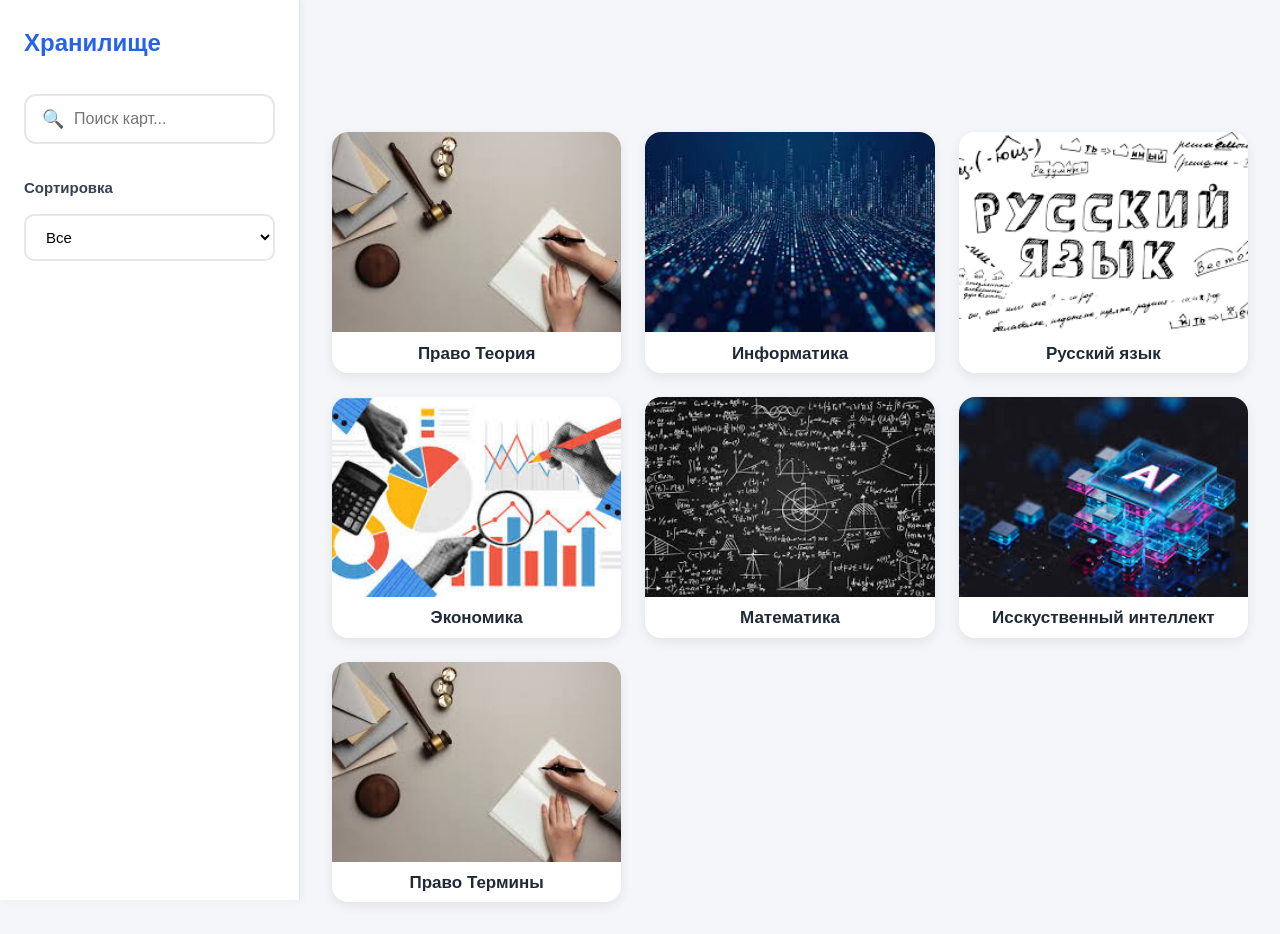
<file: index.html>
<!DOCTYPE html>
<html lang="ru">

<head>
    <meta charset="UTF-8">
    <meta name="viewport" content="width=device-width, initial-scale=1.0">
    <link rel="stylesheet" href="Assets/CSS/main.css">
    <title>Коллекция интеллект-карт</title>
</head>

<body>
    <div class="container">
        <!-- Sidebar -->
        <aside class="sidebar">
            <div class="logo">Хранилище</div>
            <!-- Поиск -->
            <div class="search-container">
                <span class="search-icon">🔍</span>
                <input type="text" class="search-input" placeholder="Поиск карт..." id="searchInput">
            </div>
            <!-- Сортировка -->
            <div class="filter-group">
                <div class="filter-title">Сортировка</div>
                <select id="sort">
                    <option value="All">Все</option>
                    <option value="Nat">Естественные</option>
                    <option value="Hum">Гуманитарные</option>
                    <option value="Oth">Другое</option>
                </select>
            </div>

        </aside>

        <!-- Main content -->
        <main class="main">
            <div class="cards-grid" id="cardsGrid">
                <!-- Карточки будут здесь -->
                <div class="card" id="0" value="Право Теория" data-category="Hum">
                    <a href="Assets/Maps/Данил Давыдов_10А_Право. Теория. СОДЕРЖАНИЕ. (2) (1).html"><img src="Assets/Img/право.png"
                            alt="Право.Теория"></a>
                    <div class="card-title">Право Теория</div>
                </div>
                <div class="card" id="1" value="Информатика" data-category="Nat">
                    <a href="Assets/Maps/V2.0_ЕГЭ по информатике и ИКТ (6).html"><img src="Assets/Img/Информатика.png"
                            alt="Информатика"></a>
                    <div class="card-title">Информатика</div>
                </div>
                <div class="card" id="2" value="Русский язык" data-category="Hum">
                    <a href="https://www.mindmeister.com/app/map/3971134932?t=gsIUDssyK8"><img src="Assets/Img/Русский.png"
                            alt="Русский"></a>
                    <div class="card-title">Русский язык</div>
                </div>
                <div class="card" id="3" value="Экономика" data-category="Hum">
                    <a href="Assets/Maps/Интеллект-карта по блоку Экономика с терминами.html"><img
                            src="Assets/Img/экономика.png" alt="Экономика"></a>
                    <div class="card-title">Экономика</div>
                </div>
                <div class="card" id="4" value="Математика" data-category="Nat">
                    <a href="Assets/Maps/Математика.html"><img src="Assets/Img/математика.png" alt="Математика"></a>
                    <div class="card-title">Математика</div>
                </div>
                <div class="card" id="5" value="Исскуственный интеллект" data-category="Oth">
                    <a href="https://clck.ru/3Tco3E"><img src="Assets/Img/ИИ.png" alt="Исскуственный интеллект"></a>
                    <div class="card-title">Исскуственный интеллект</div>
                </div>
                <div class="card" id="6" value="Право Термины" data-category="Hum">
                    <a href="Assets/Maps/Данил Давыдов_10А_ПРАВО. Термины и понятия (2).html"><img src="Assets/Img/право.png"
                            alt="Право.Практика"></a>
                    <div class="card-title">Право Термины</div>
                </div>
            </div>
        </main>
    </div>
    <script src="Assets/JS/main.js"></script>
</body>

</html>
</file>
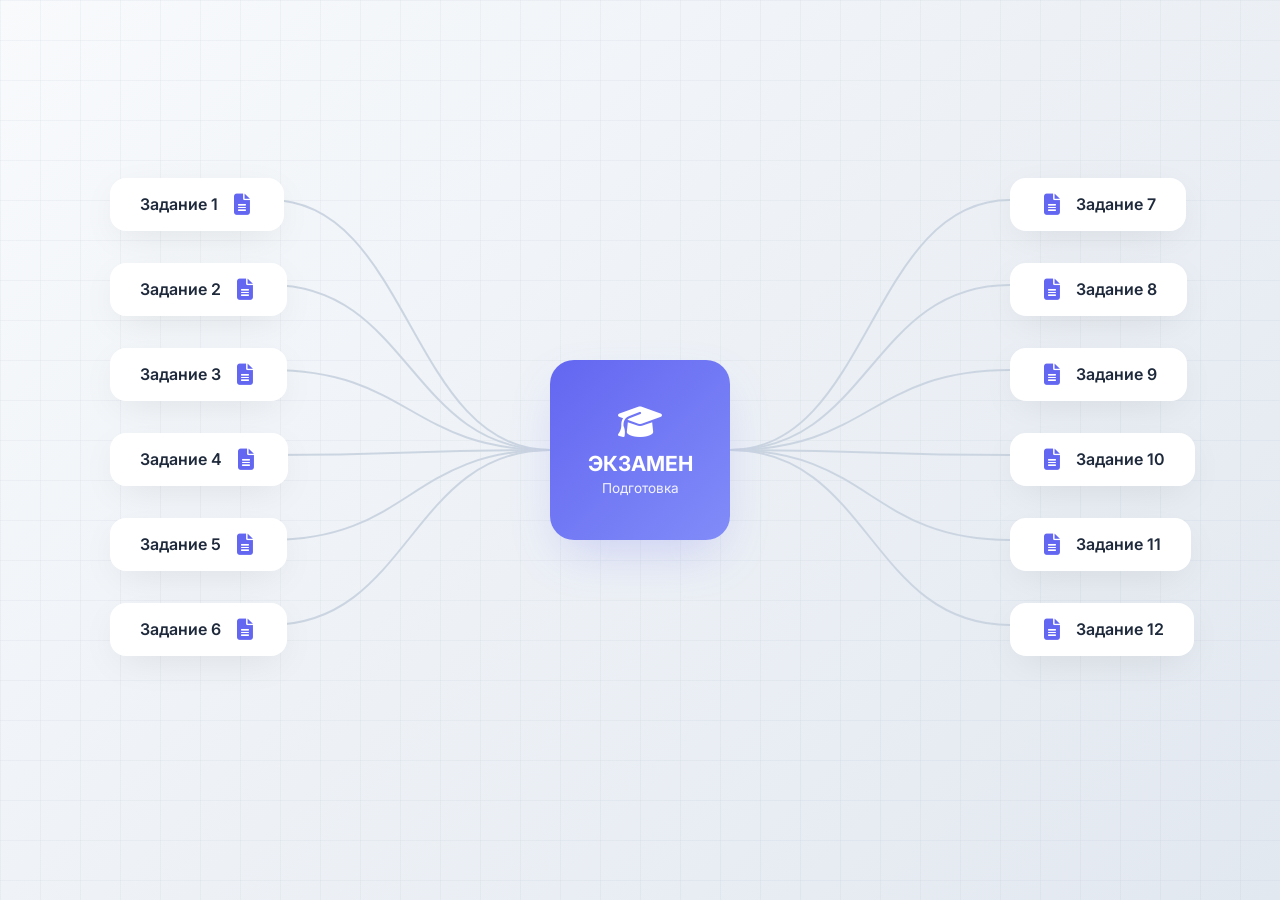
<file: Assets/Maps/Математика.html>
<!DOCTYPE html>
<html lang="ru">
<head>
    <meta charset="UTF-8">
    <meta name="viewport" content="width=device-width, initial-scale=1.0, maximum-scale=5.0, user-scalable=yes">
    <meta name="apple-mobile-web-app-capable" content="yes">
    <meta name="mobile-web-app-capable" content="yes">
    <title>Карта подготовки к экзамену</title>
    <link rel="stylesheet" href="https://cdnjs.cloudflare.com/ajax/libs/font-awesome/6.4.0/css/all.min.css">
    <style>
        @import url('https://fonts.googleapis.com/css2?family=Inter:wght@400;500;600;700&display=swap');

        :root {
            --primary: #6366f1;
            --primary-light: #818cf8;
            --bg-gradient: linear-gradient(135deg, #f8fafc 0%, #e2e8f0 100%);
            --card-bg: #ffffff;
            --text-dark: #1e293b;
            --text-gray: #64748b;
            --line-color: #cbd5e1;
            --shadow: 0 10px 40px -10px rgba(0,0,0,0.1);
            --shadow-hover: 0 20px 50px -12px rgba(99, 102, 241, 0.25);
        }

        * { box-sizing: border-box; margin: 0; padding: 0; -webkit-tap-highlight-color: transparent; }

        html, body {
            width: 100%;
            font-family: 'Inter', sans-serif;
            background: var(--bg-gradient);
            min-height: 100vh;
            overflow-x: auto;
            overflow-y: auto;
            -webkit-overflow-scrolling: touch;
            position: relative;
            -webkit-text-size-adjust: 100%;
        }

        .bg-grid {
            position: fixed;
            top: 0;
            left: 0;
            width: 100%;
            height: 100%;
            background-image: 
                linear-gradient(rgba(148,163,184,0.08) 1px, transparent 1px),
                linear-gradient(90deg, rgba(148,163,184,0.08) 1px, transparent 1px);
            background-size: 40px 40px;
            z-index: 0;
            pointer-events: none;
        }

        /* === ГЛАВНОЕ ПРАВИЛО ДЛЯ IPHONE === */
        #mobile-list-container { display: none; }
        #desktop-map-container { display: block; }

        @media only screen and (max-width: 900px) {
            #mobile-list-container { display: block !important; }
            #desktop-map-container { display: none !important; }
        }

        /* === ДЕСКТОПНАЯ ВЕРСИЯ === */
        .mindmap-container {
            width: 100%;
            display: flex;
            justify-content: center;
            align-items: center;
            position: relative;
            padding: 40px 20px;
            min-height: 100vh;
        }

        .mindmap {
            position: relative;
            width: 1200px;
            height: 700px;
            display: flex;
            justify-content: center;
            align-items: center;
            z-index: 10;
        }

        .connections {
            position: absolute;
            top: 0;
            left: 0;
            width: 100%;
            height: 100%;
            pointer-events: none;
            z-index: 1;
        }

        .connection-line {
            fill: none;
            stroke: var(--line-color);
            stroke-width: 2;
            stroke-dasharray: 1000;
            stroke-dashoffset: 1000;
            animation: drawLine 1.2s ease-out forwards;
        }

        .center-node {
            position: absolute;
            left: 50%;
            top: 50%;
            transform: translate(-50%, -50%);
            width: 180px;
            height: 180px;
            background: linear-gradient(135deg, var(--primary), var(--primary-light));
            border-radius: 24px;
            display: flex;
            flex-direction: column;
            justify-content: center;
            align-items: center;
            color: white;
            z-index: 20;
            box-shadow: var(--shadow-hover);
            text-align: center;
            padding: 15px;
        }

        .center-node i { font-size: 2.2rem; margin-bottom: 12px; }
        .center-node h1 { font-size: 1.3rem; font-weight: 700; margin-bottom: 4px; }
        .center-node p { font-size: 0.85rem; opacity: 0.9; }

        .node-card {
            position: absolute;
            background: var(--card-bg);
            padding: 14px 28px;
            border-radius: 16px;
            display: flex;
            align-items: center;
            gap: 12px;
            cursor: pointer;
            z-index: 10;
            box-shadow: var(--shadow);
            border: 2px solid transparent;
            min-width: 160px;
            opacity: 0;
            animation: fadeIn 0.5s ease-out forwards;
        }

        .node-card:active { transform: translateY(-2px) scale(1.02); border-color: var(--primary-light); }
        .node-card.right { justify-content: flex-start; }
        .node-card.left { justify-content: flex-end; flex-direction: row-reverse; }
        .node-card i { font-size: 1.3rem; color: var(--primary); width: 24px; text-align: center; }
        .node-card span { font-weight: 600; color: var(--text-dark); font-size: 1rem; }

        @keyframes drawLine { to { stroke-dashoffset: 0; } }
        @keyframes fadeIn { to { opacity: 1; } }

        /* === МОБИЛЬНАЯ ВЕРСИЯ === */
        #mobile-list-container {
            width: 100%;
            max-width: 500px;
            margin: 0 auto;
            padding: 20px 15px;
            min-height: 100vh;
        }

        .mobile-header {
            text-align: center;
            margin-bottom: 25px;
            padding: 25px;
            background: linear-gradient(135deg, var(--primary), var(--primary-light));
            border-radius: 20px;
            color: white;
            box-shadow: var(--shadow-hover);
        }

        .mobile-header i { font-size: 2.5rem; margin-bottom: 10px; }
        .mobile-header h1 { font-size: 1.5rem; font-weight: 700; margin-bottom: 5px; }
        .mobile-header p { font-size: 0.9rem; opacity: 0.9; }

        .mobile-task-list {
            display: flex;
            flex-direction: column;
            gap: 12px;
        }

        /* ИСПРАВЛЕНИЕ ДЛЯ IPHONE - КЛИКАБЕЛЬНЫЕ КАРТОЧКИ */
        .mobile-task-card {
            background: var(--card-bg);
            padding: 18px 20px;
            border-radius: 14px;
            display: flex;
            align-items: center;
            gap: 15px;
            cursor: pointer;
            box-shadow: var(--shadow);
            border: 2px solid transparent;
            text-decoration: none;
            position: relative;
            z-index: 10;
            -webkit-touch-callout: none;
            user-select: none;
            /* ВАЖНО ДЛЯ IPHONE */
            touch-action: manipulation;
            -webkit-appearance: none;
        }

        .mobile-task-card:active {
            transform: scale(0.98);
            border-color: var(--primary-light);
            background: #f8f9ff;
        }

        .mobile-task-card i { font-size: 1.4rem; color: var(--primary); width: 28px; text-align: center; flex-shrink: 0; }
        .mobile-task-card span { font-weight: 600; color: var(--text-dark); font-size: 1rem; flex-grow: 1; }
        .mobile-task-card .arrow { color: var(--text-gray); font-size: 1rem; flex-shrink: 0; }

        /* === МОДАЛЬНОЕ ОКНО === */
        .modal {
            position: fixed;
            top: 0; left: 0;
            width: 100%; height: 100%;
            background: rgba(15, 23, 42, 0.6);
            backdrop-filter: blur(6px);
            -webkit-backdrop-filter: blur(6px);
            display: flex;
            justify-content: center;
            align-items: center;
            opacity: 0;
            visibility: hidden;
            transition: all 0.3s ease;
            z-index: 1000;
            padding: 20px;
        }

        .modal.active { opacity: 1; visibility: visible; }

        .modal-content {
            background: white;
            border-radius: 20px;
            padding: 35px 40px;
            max-width: 480px;
            width: 100%;
            text-align: center;
            box-shadow: 0 25px 80px -20px rgba(0,0,0,0.3);
            transform: translateY(15px);
            transition: transform 0.3s ease;
            position: relative;
            max-height: 90vh;
            overflow-y: auto;
        }

        .modal.active .modal-content { transform: translateY(0); }

        .modal-content::before {
            content: '';
            position: absolute;
            top: 0; left: 0; right: 0;
            height: 5px;
            background: linear-gradient(90deg, var(--primary), var(--primary-light));
            border-radius: 20px 20px 0 0;
        }

        .modal-icon {
            width: 70px;
            height: 70px;
            background: linear-gradient(135deg, #e0e7ff, #c7d2fe);
            border-radius: 50%;
            display: flex;
            align-items: center;
            justify-content: center;
            margin: 0 auto 22px;
            color: var(--primary);
            font-size: 1.8rem;
        }

        .modal-title { font-size: 1.4rem; font-weight: 700; color: var(--text-dark); margin-bottom: 12px; }
        .modal-text { color: var(--text-gray); margin-bottom: 28px; line-height: 1.6; font-size: 0.95rem; }

        .modal-btn {
            display: inline-flex;
            align-items: center;
            justify-content: center;
            gap: 8px;
            background: var(--primary);
            color: white;
            padding: 14px 32px;
            border-radius: 14px;
            text-decoration: none;
            font-weight: 600;
            font-size: 1rem;
            box-shadow: 0 4px 14px rgba(99, 102, 241, 0.35);
            min-height: 50px;
            cursor: pointer;
            -webkit-appearance: none;
        }

        .modal-btn:active { background: #4f46e5; transform: translateY(-2px); }

        .modal-close {
            position: absolute;
            top: 18px;
            right: 22px;
            font-size: 1.6rem;
            color: #94a3b8;
            cursor: pointer;
            width: 44px;
            height: 44px;
            display: flex;
            align-items: center;
            justify-content: center;
            border-radius: 50%;
            background: transparent;
            border: none;
            z-index: 10;
        }

        .modal-close:active { color: var(--text-dark); background: #f1f5f9; }
    </style>
</head>
<body>

    <div class="bg-grid"></div>

    <!-- === ВЕРСИЯ ДЛЯ КОМПЬЮТЕРА === -->
    <div id="desktop-map-container">
        <div class="mindmap-container">
            <div class="mindmap" id="mindmap">
                <svg class="connections" id="svgLines"></svg>
                <div class="center-node">
                    <i class="fas fa-graduation-cap"></i>
                    <h1>ЭКЗАМЕН</h1>
                    <p>Подготовка</p>
                </div>
            </div>
        </div>
    </div>

    <!-- === ВЕРСИЯ ДЛЯ ТЕЛЕФОНА === -->
    <div id="mobile-list-container">
        <div class="mobile-header">
            <i class="fas fa-graduation-cap"></i>
            <h1>ЭКЗАМЕН</h1>
            <p>Подготовка</p>
        </div>
        
        <div class="mobile-task-list">
            <div class="mobile-task-card" onclick="handleMobileClick(0)">
                <i class="fas fa-file-alt"></i>
                <span>Задание 1</span>
                <i class="fas fa-chevron-right arrow"></i>
            </div>
            <div class="mobile-task-card" onclick="handleMobileClick(1)">
                <i class="fas fa-file-alt"></i>
                <span>Задание 2</span>
                <i class="fas fa-chevron-right arrow"></i>
            </div>
            <div class="mobile-task-card" onclick="handleMobileClick(2)">
                <i class="fas fa-file-alt"></i>
                <span>Задание 3</span>
                <i class="fas fa-chevron-right arrow"></i>
            </div>
            <div class="mobile-task-card" onclick="handleMobileClick(3)">
                <i class="fas fa-file-alt"></i>
                <span>Задание 4</span>
                <i class="fas fa-chevron-right arrow"></i>
            </div>
            <div class="mobile-task-card" onclick="handleMobileClick(4)">
                <i class="fas fa-file-alt"></i>
                <span>Задание 5</span>
                <i class="fas fa-chevron-right arrow"></i>
            </div>
            <div class="mobile-task-card" onclick="handleMobileClick(5)">
                <i class="fas fa-file-alt"></i>
                <span>Задание 6</span>
                <i class="fas fa-chevron-right arrow"></i>
            </div>
            <div class="mobile-task-card" onclick="handleMobileClick(6)">
                <i class="fas fa-file-alt"></i>
                <span>Задание 7</span>
                <i class="fas fa-chevron-right arrow"></i>
            </div>
            <div class="mobile-task-card" onclick="handleMobileClick(7)">
                <i class="fas fa-file-alt"></i>
                <span>Задание 8</span>
                <i class="fas fa-chevron-right arrow"></i>
            </div>
            <div class="mobile-task-card" onclick="handleMobileClick(8)">
                <i class="fas fa-file-alt"></i>
                <span>Задание 9</span>
                <i class="fas fa-chevron-right arrow"></i>
            </div>
            <div class="mobile-task-card" onclick="handleMobileClick(9)">
                <i class="fas fa-file-alt"></i>
                <span>Задание 10</span>
                <i class="fas fa-chevron-right arrow"></i>
            </div>
            <div class="mobile-task-card" onclick="handleMobileClick(10)">
                <i class="fas fa-file-alt"></i>
                <span>Задание 11</span>
                <i class="fas fa-chevron-right arrow"></i>
            </div>
            <div class="mobile-task-card" onclick="handleMobileClick(11)">
                <i class="fas fa-file-alt"></i>
                <span>Задание 12</span>
                <i class="fas fa-chevron-right arrow"></i>
            </div>
        </div>
    </div>

    <!-- Модальное окно -->
    <div class="modal" id="modal">
        <div class="modal-content">
            <button class="modal-close" onclick="closeModal()" type="button">&times;</button>
            <div class="modal-icon" id="modalIcon">
                <i class="fas fa-file-alt"></i>
            </div>
            <h3 class="modal-title" id="modalTitle">Задание</h3>
            <p class="modal-text">Нажмите на кнопку ниже, чтобы открыть документ с материалами для этого задания.</p>
            <a href="#" class="modal-btn" id="modalLink" target="_blank">
                <i class="fas fa-external-link-alt"></i> Открыть документ
            </a>
        </div>
    </div>

    <script>
        // === ДАННЫЕ ЗАДАНИЙ ===
        // ВСТАВЬТЕ ВАШИ ССЫЛКИ ВМЕСТО #
        const tasks = [
            { id: 1, title: "Задание 1", icon: "fas fa-file-alt", link: "https://cloud.mail.ru/public/auLh/QcR46qxy3" },
            { id: 2, title: "Задание 2", icon: "fas fa-file-alt", link: "https://cloud.mail.ru/public/xDuF/UyNEtx4qC" },
            { id: 3, title: "Задание 3", icon: "fas fa-file-alt", link: "https://cloud.mail.ru/public/7Zk1/7QNeep92m" },
            { id: 4, title: "Задание 4", icon: "fas fa-file-alt", link: "https://cloud.mail.ru/public/BG1F/43bbuthcd" },
            { id: 5, title: "Задание 5", icon: "fas fa-file-alt", link: "https://cloud.mail.ru/public/FAkw/vw9u5D2ey" },
            { id: 6, title: "Задание 6", icon: "fas fa-file-alt", link: "https://cloud.mail.ru/public/RQBh/EYB3ZvszH" },
            { id: 7, title: "Задание 7", icon: "fas fa-file-alt", link: "https://cloud.mail.ru/public/iQZA/DLDtL36Ud" },
            { id: 8, title: "Задание 8", icon: "fas fa-file-alt", link: "https://cloud.mail.ru/public/ah14/QEP64UDMJ" },
            { id: 9, title: "Задание 9", icon: "fas fa-file-alt", link: "https://cloud.mail.ru/public/Rb8Y/MwxMBLSL3" },
            { id: 10, title: "Задание 10", icon: "fas fa-file-alt", link: "https://cloud.mail.ru/public/3ft5/LZ6yKwfGy" },
            { id: 11, title: "Задание 11", icon: "fas fa-file-alt", link: "https://cloud.mail.ru/public/Dndx/dG79SvtoE" },
            { id: 12, title: "Задание 12", icon: "fas fa-file-alt", link: "https://cloud.mail.ru/public/Fd6e/Xz7F7AZHy" }
        ];

        // === ДЕСКТОПНАЯ ВЕРСИЯ ===
        function createDesktopBranches() {
            const svg = document.getElementById('svgLines');
            const mindmap = document.getElementById('mindmap');
            if (!svg || !mindmap) return;
            
            const centerX = 600;
            const centerY = 350;
            
            const leftConfig = { side: 'left', startX: 510, endX: 230, startY: 100, gap: 85, cardWidth: 160 };
            const rightConfig = { side: 'right', startX: 690, endX: 970, startY: 100, gap: 85, cardWidth: 160 };

            function createBranch(task, config, index) {
                const y = config.startY + index * config.gap;
                const startX = config.side === 'right' ? centerX + 90 : centerX - 90;
                const endX = config.endX;
                
                const path = document.createElementNS("http://www.w3.org/2000/svg", "path");
                const midX = (startX + endX) / 2;
                const d = `M ${startX} ${centerY} C ${midX} ${centerY}, ${midX} ${y}, ${endX} ${y}`;
                path.setAttribute("d", d);
                path.classList.add("connection-line");
                path.style.animationDelay = `${index * 0.08}s`;
                svg.appendChild(path);

                const card = document.createElement('div');
                card.className = `node-card ${config.side}`;
                card.innerHTML = `<i class="${task.icon}"></i><span>${task.title}</span>`;
                
                card.style.left = config.side === 'right' ? `${endX}px` : `${endX - config.cardWidth}px`;
                card.style.top = `${y - 22}px`;
                card.style.animationDelay = `${index * 0.08 + 0.3}s`;
                
                card.addEventListener('click', function(e) {
                    e.preventDefault();
                    e.stopPropagation();
                    openModal(task.title, task.link);
                });
                
                mindmap.appendChild(card);
            }

            tasks.forEach((task, i) => {
                const isLeft = i < 6;
                const config = isLeft ? leftConfig : rightConfig;
                createBranch(task, config, isLeft ? i : i - 6);
            });
        }

        // === ОБРАБОТЧИК КЛИКОВ ДЛЯ МОБИЛЬНЫХ (ГЛОБАЛЬНАЯ ФУНКЦИЯ) ===
        function handleMobileClick(index) {
            const task = tasks[index];
            if (task) {
                openModal(task.title, task.link);
            }
        }

        // === ИНИЦИАЛИЗАЦИЯ ===
        function init() {
            createDesktopBranches();
        }

        if (document.readyState === 'loading') {
            document.addEventListener('DOMContentLoaded', init);
        } else {
            init();
        }

        // === МОДАЛЬНОЕ ОКНО (ГЛОБАЛЬНЫЕ ФУНКЦИИ) ===
        const modal = document.getElementById('modal');
        const modalTitle = document.getElementById('modalTitle');
        const modalIcon = document.getElementById('modalIcon');
        const modalLink = document.getElementById('modalLink');

        function openModal(title, link) {
            modalTitle.textContent = title;
            modalIcon.innerHTML = `<i class="fas fa-file-alt"></i>`;
            modalLink.href = link;
            modal.classList.add('active');
            document.body.style.overflow = 'hidden';
        }

        function closeModal() {
            modal.classList.remove('active');
            document.body.style.overflow = '';
        }

        // Делаем функции глобальными для iOS
        window.openModal = openModal;
        window.closeModal = closeModal;
        window.handleMobileClick = handleMobileClick;

        modal.addEventListener('click', function(e) {
            if (e.target === modal) closeModal();
        });

        document.addEventListener('keydown', function(e) {
            if (e.key === 'Escape') closeModal();
        });
    </script>
</body>
</html>
</file>
<file: Assets/CSS/main.css>
* {
    margin: 0;
    padding: 0;
    box-sizing: border-box;
}

body {
    font-family: 'Segoe UI', Tahoma, Geneva, Verdana, sans-serif;
    background-color: #f4f6f9;
    color: #333;
    line-height: 1.6;
}

.container {
    display: flex;
    min-height: 100vh;
}

/* Sidebar */
.sidebar {
    width: 300px;
    background-color: #ffffff;
    border-right: 1px solid #e0e4e9;
    padding: 24px;
    box-shadow: 2px 0 8px rgba(0, 0, 0, 0.05);
    position: sticky;
    top: 0;
    height: 100vh;
    overflow-y: auto;
}

.logo {
    font-size: 24px;
    font-weight: 700;
    color: #2563eb;
    margin-bottom: 32px;
}

.search-container {
    position: relative;
    margin-bottom: 32px;
}

.search-input {
    width: 100%;
    padding: 14px 20px 14px 48px;
    border: 2px solid #e5e7eb;
    border-radius: 12px;
    font-size: 16px;
    transition: all 0.3s ease;
}

.search-input:focus {
    outline: none;
    border-color: #2563eb;
    box-shadow: 0 0 0 3px rgba(37, 99, 235, 0.1);
}

.search-icon {
    position: absolute;
    left: 18px;
    top: 50%;
    transform: translateY(-50%);
    color: #6b7280;
    font-size: 18px;
}

.filter-group {
    margin-bottom: 32px;
}

.filter-title {
    font-size: 15px;
    font-weight: 600;
    color: #374151;
    margin-bottom: 14px;
}



.checkbox-label input {
    width: 18px;
    height: 18px;
    accent-color: #2563eb;
}

select {
    width: 100%;
    padding: 12px 16px;
    border: 2px solid #e5e7eb;
    border-radius: 10px;
    font-size: 15px;
    background-color: white;
}

select:focus {
    outline: none;
    border-color: #2563eb;
}

/* Main content */
.main {
    flex: 1;
    padding: 32px;
    margin-top: 100px;
}


.cards-grid {
    display: grid;
    grid-template-columns: repeat(auto-fill, minmax(240px, 1fr));
    gap: 24px;
}

.card {
    background-color: white;
    border-radius: 16px;
    overflow: hidden;
    box-shadow: 0 4px 12px rgba(0, 0, 0, 0.08);
    transition: all 0.3s ease;
}

.card:hover {
    transform: translateY(-8px);
    box-shadow: 0 20px 25px -5px rgba(0, 0, 0, 0.1), 0 8px 10px -6px rgba(0, 0, 0, 0.1);
}

.card img {
    width: 100%;
    height: 200px;
    object-fit: cover;
}

.card-title {
    font-size: 17px;
    font-weight: 600;
    color: #1f2937;
    margin-bottom: 6px;
    text-align: center;
}


@media (max-width: 1024px) {
    .container {
        flex-direction: column;
    }

    .sidebar {
        width: 100%;
        height: auto;
        position: relative;
    }
}
</file>
